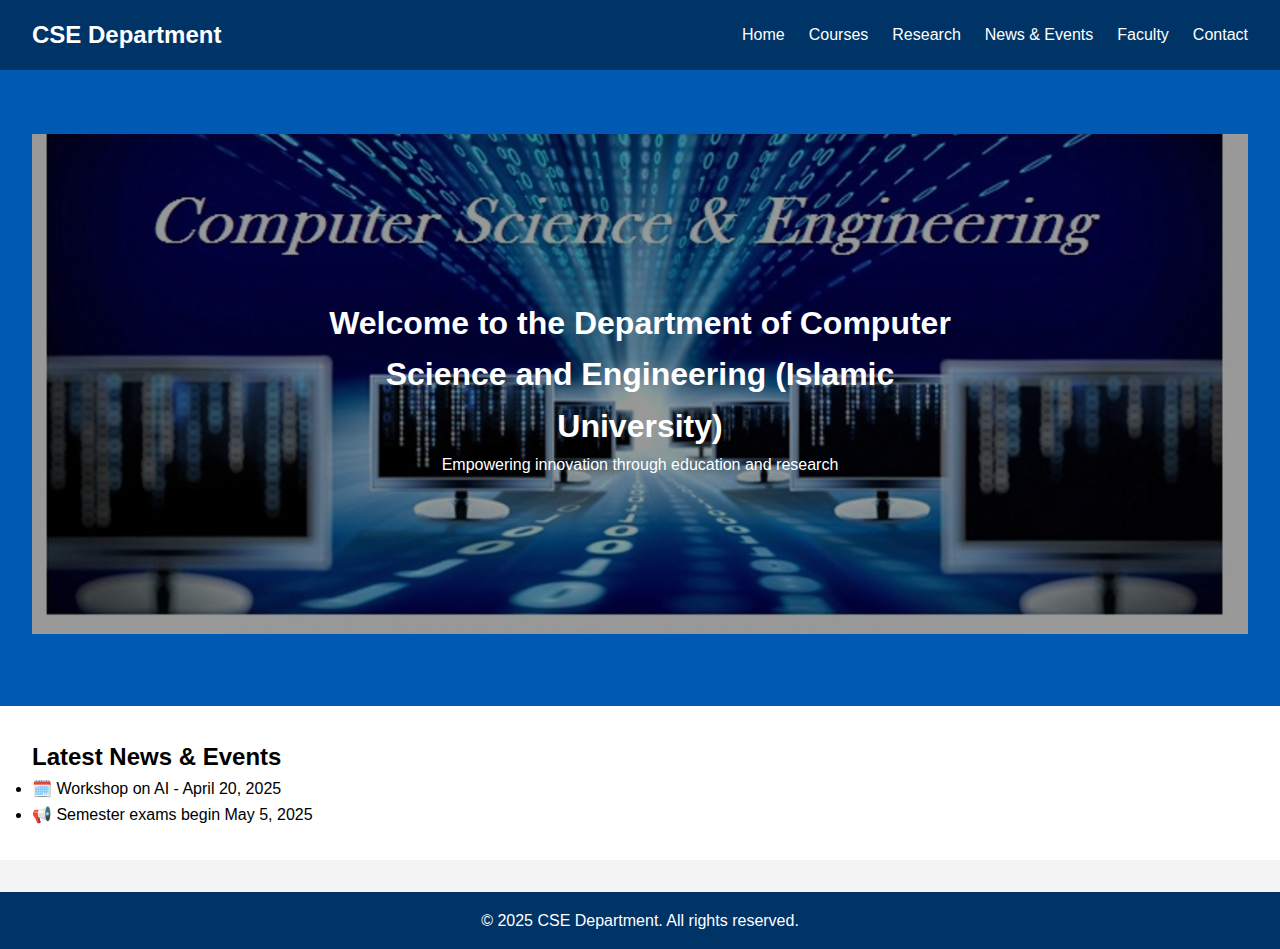
<file: index.html>
<!DOCTYPE html>
<html lang="en">
<head>
  <meta charset="UTF-8" />
  <meta name="viewport" content="width=device-width, initial-scale=1.0" />
  <title>CSE Department</title>
  <link rel="stylesheet" href="style.css" />
</head>
<body>
  <!-- Navigation Bar -->
  <header>
    <nav>
      <div class="logo">CSE Department</div>
      <ul class="nav-links">
        <li><a href="index.html">Home</a></li>
        <li><a href="courses.html">Courses</a></li>
        <li><a href="research.html">Research</a></li>
        <li><a href="news.html">News & Events</a></li>
        <li><a href="faculty.html">Faculty</a></li>
        <li><a href="contact.html">Contact</a></li>
      </ul>
    </nav>
  </header>

  <!-- Hero Banner with Image -->
  <section class="hero">
    <img src="images/cse_img.jpg" alt="CSE Department Banner" class="hero-img" />
    <div class="hero-text">
      <h1>Welcome to the Department of Computer Science and Engineering (Islamic University)</h1>
      <p>Empowering innovation through education and research</p>
    </div>
  </section>

  <!-- News Section -->
  <section class="news">
    <h2>Latest News & Events</h2>
    <ul>
      <li>🗓️ Workshop on AI - April 20, 2025</li>
      <li>📢 Semester exams begin May 5, 2025</li>
    </ul>
  </section>

  <!-- Footer -->
  <footer>
    <p>© 2025 CSE Department. All rights reserved.</p>
  </footer>
</body>
</html>
</file>
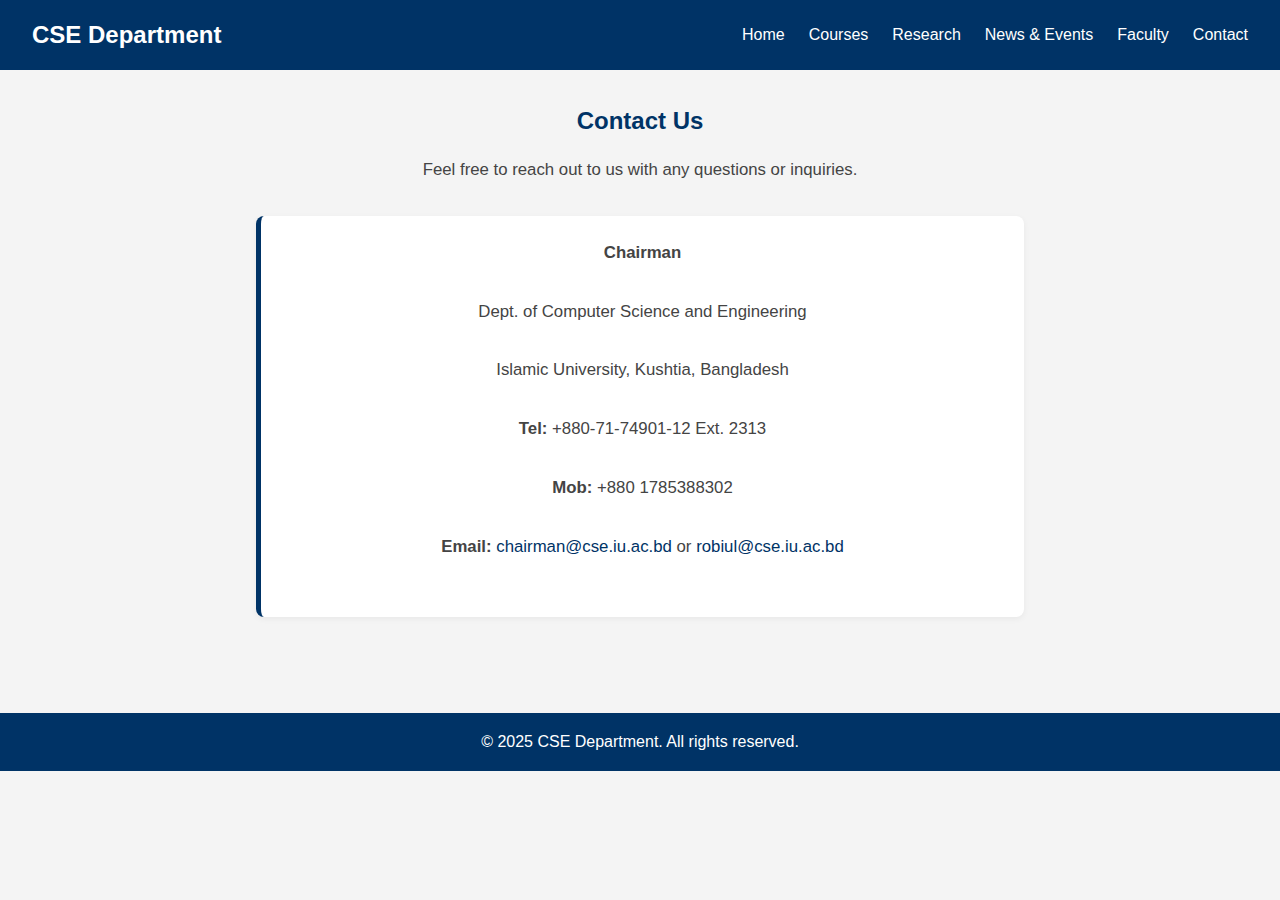
<file: contact.html>
<!DOCTYPE html>
<html lang="en">
<head>
    <meta charset="UTF-8" />
    <meta name="viewport" content="width=device-width, initial-scale=1.0" />
    <title>Contact - CSE Department</title>
    <link rel="stylesheet" href="style.css" />
</head>
<body>
    <header>
        <nav>
            <div class="logo">CSE Department</div>
            <ul class="nav-links">
                <li><a href="index.html">Home</a></li>
                <li><a href="courses.html">Courses</a></li>
                <li><a href="research.html">Research</a></li>
                <li><a href="news.html">News & Events</a></li>
                <li><a href="faculty.html">Faculty</a></li>
                <li><a href="contact.html">Contact</a></li>
            </ul>
        </nav>
    </header>

    <section class="contact-content">
        <h2>Contact Us</h2>
        <p>Feel free to reach out to us with any questions or inquiries.</p>

        <div class="contact-info">
            <p><strong>Chairman</strong></p>
            <p>Dept. of Computer Science and Engineering</p>
            <p>Islamic University, Kushtia, Bangladesh</p>
            <p><strong>Tel:</strong> +880-71-74901-12 Ext. 2313</p>
            <p><strong>Mob:</strong> +880 1785388302</p>
            <p><strong>Email:</strong> <a href="mailto:chairman@cse.iu.ac.bd">chairman@cse.iu.ac.bd</a> or <a href="mailto:robiul@cse.iu.ac.bd">robiul@cse.iu.ac.bd</a></p>
        </div>

    </section>

    <footer>
        <p>© 2025 CSE Department. All rights reserved.</p>
    </footer>
</body>
</html>
</file>
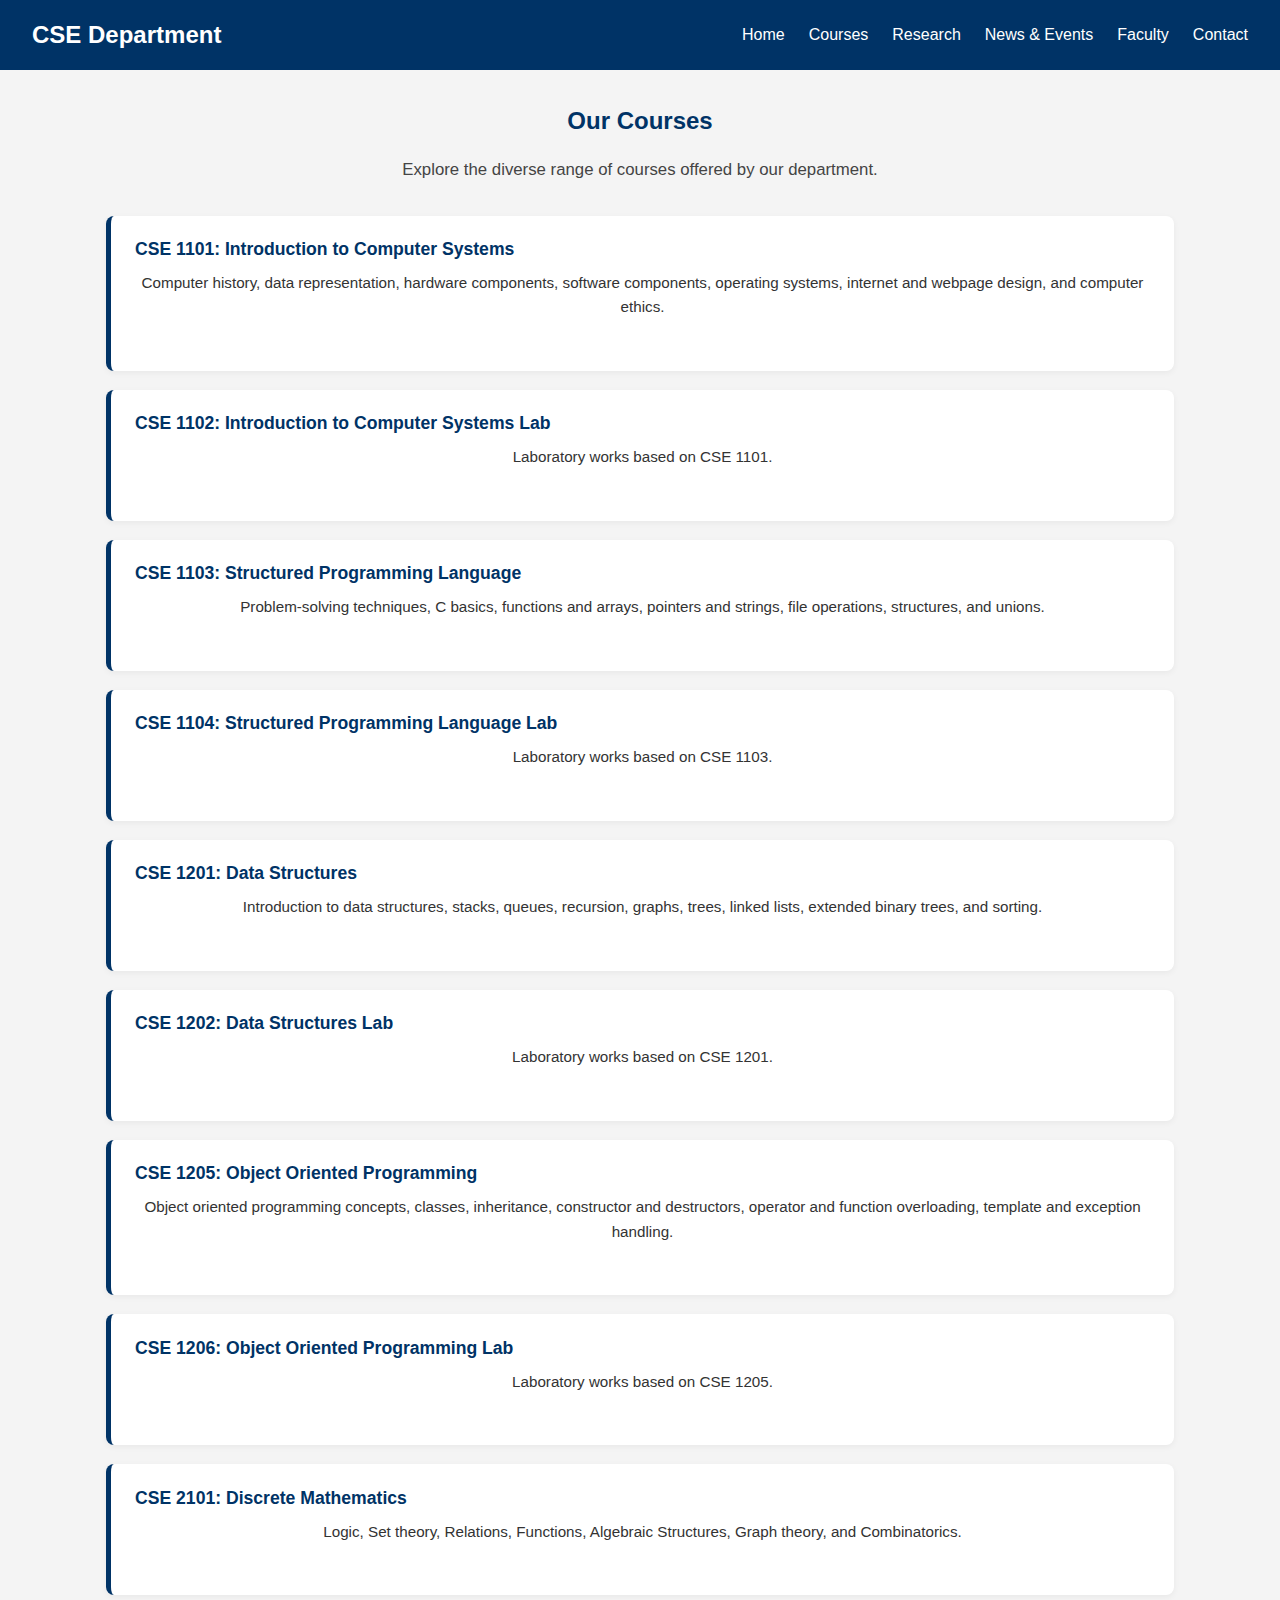
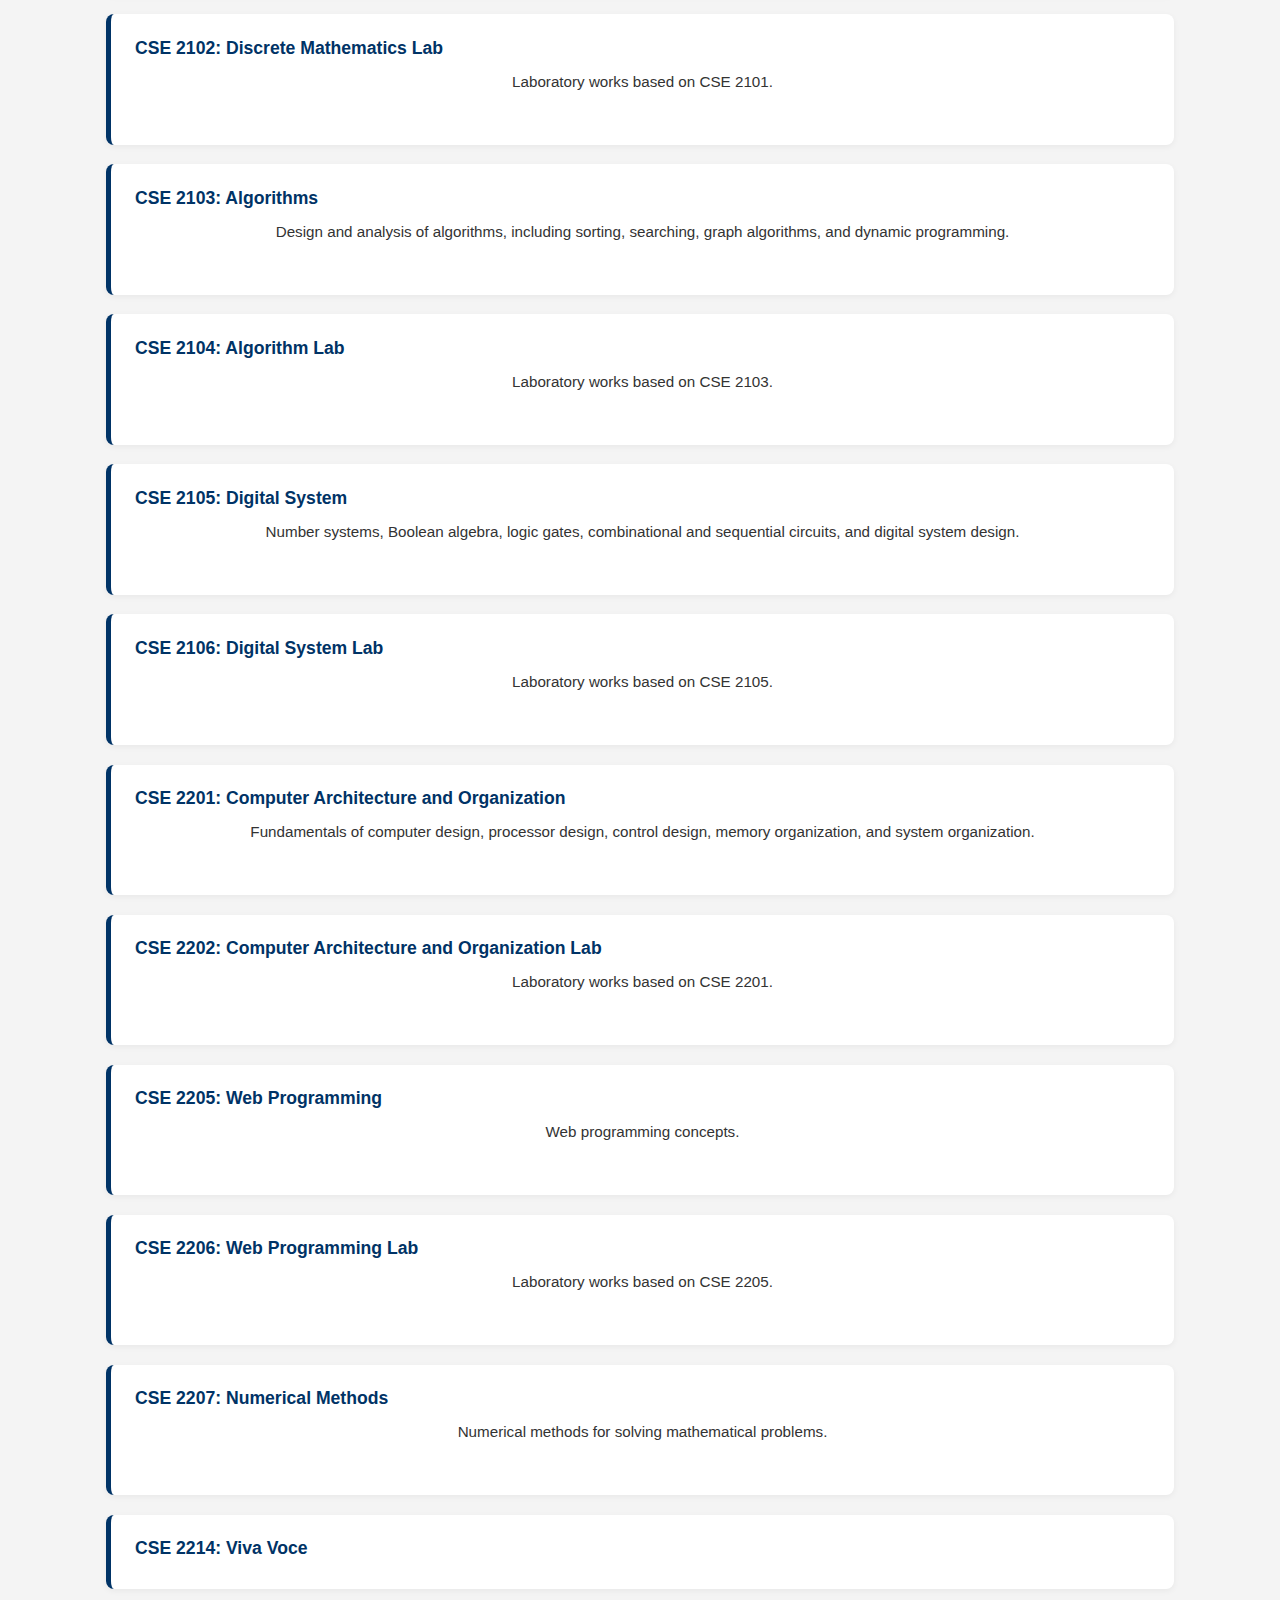
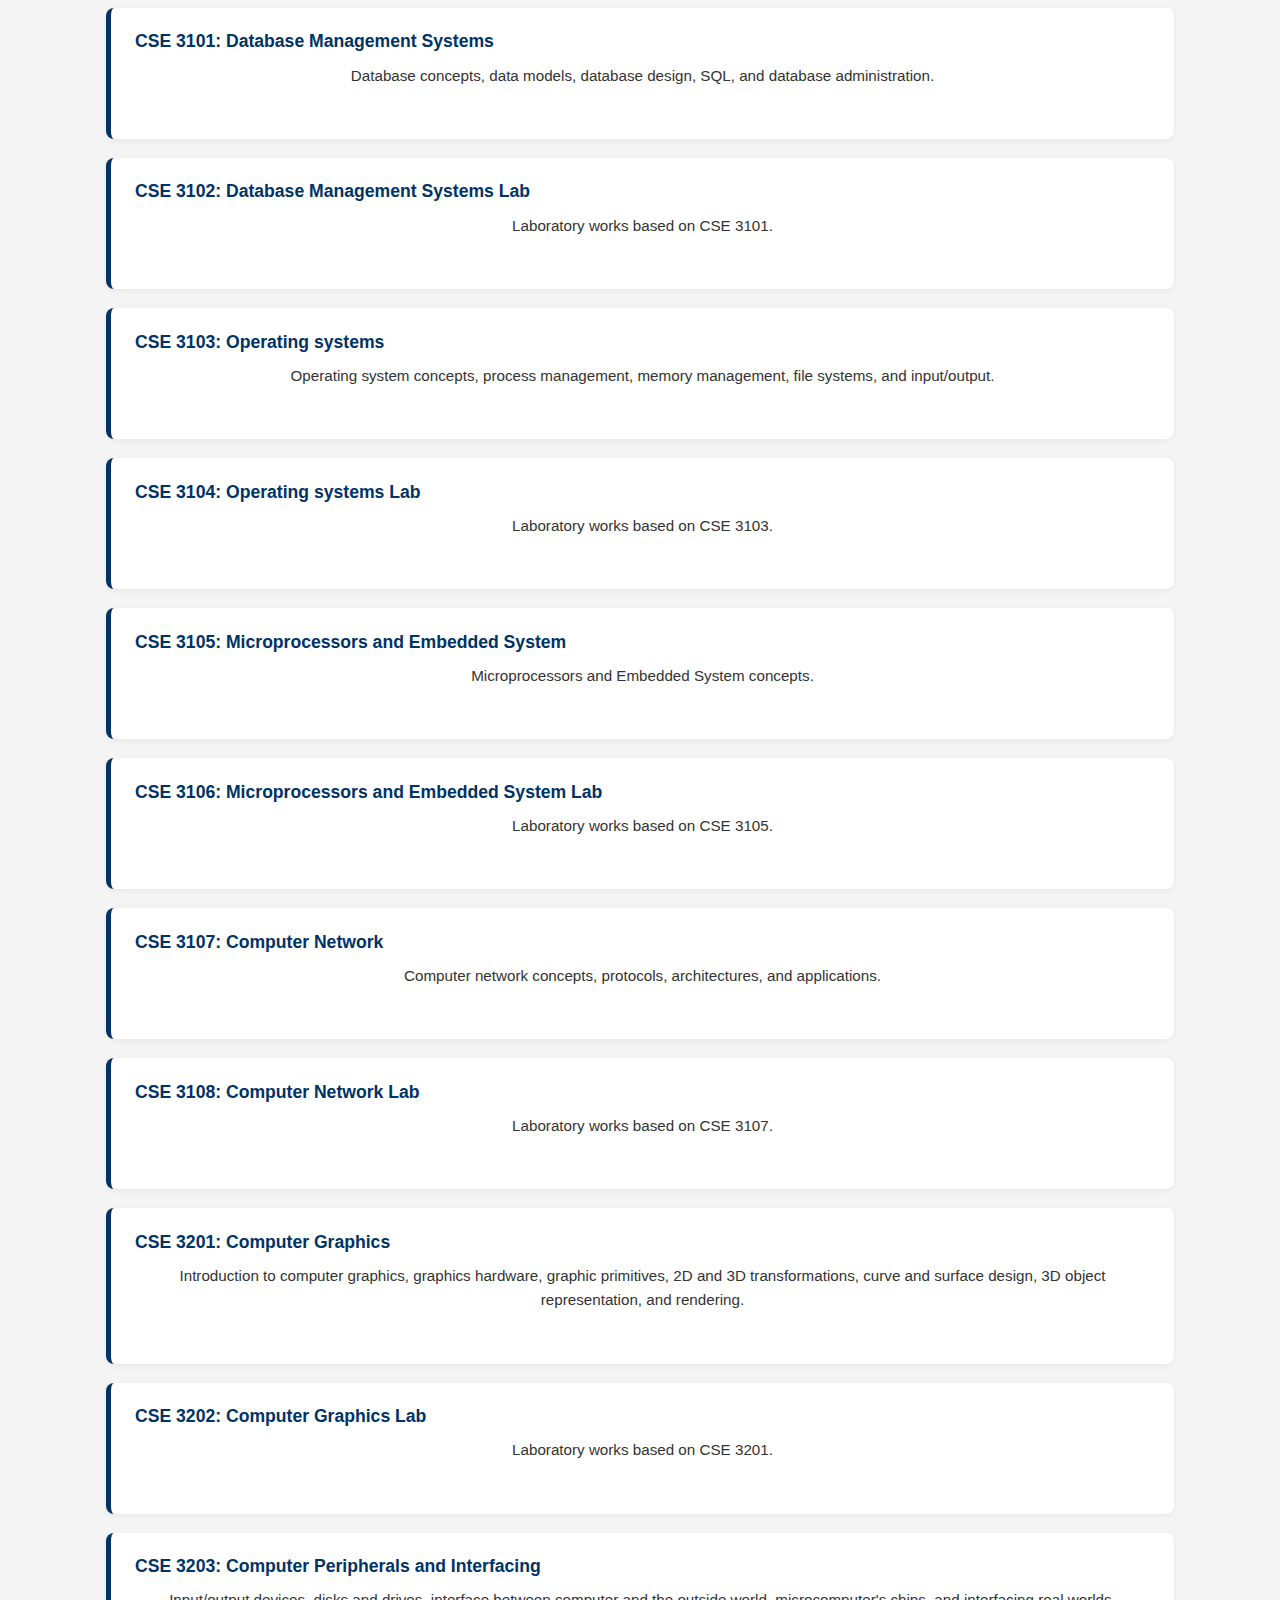
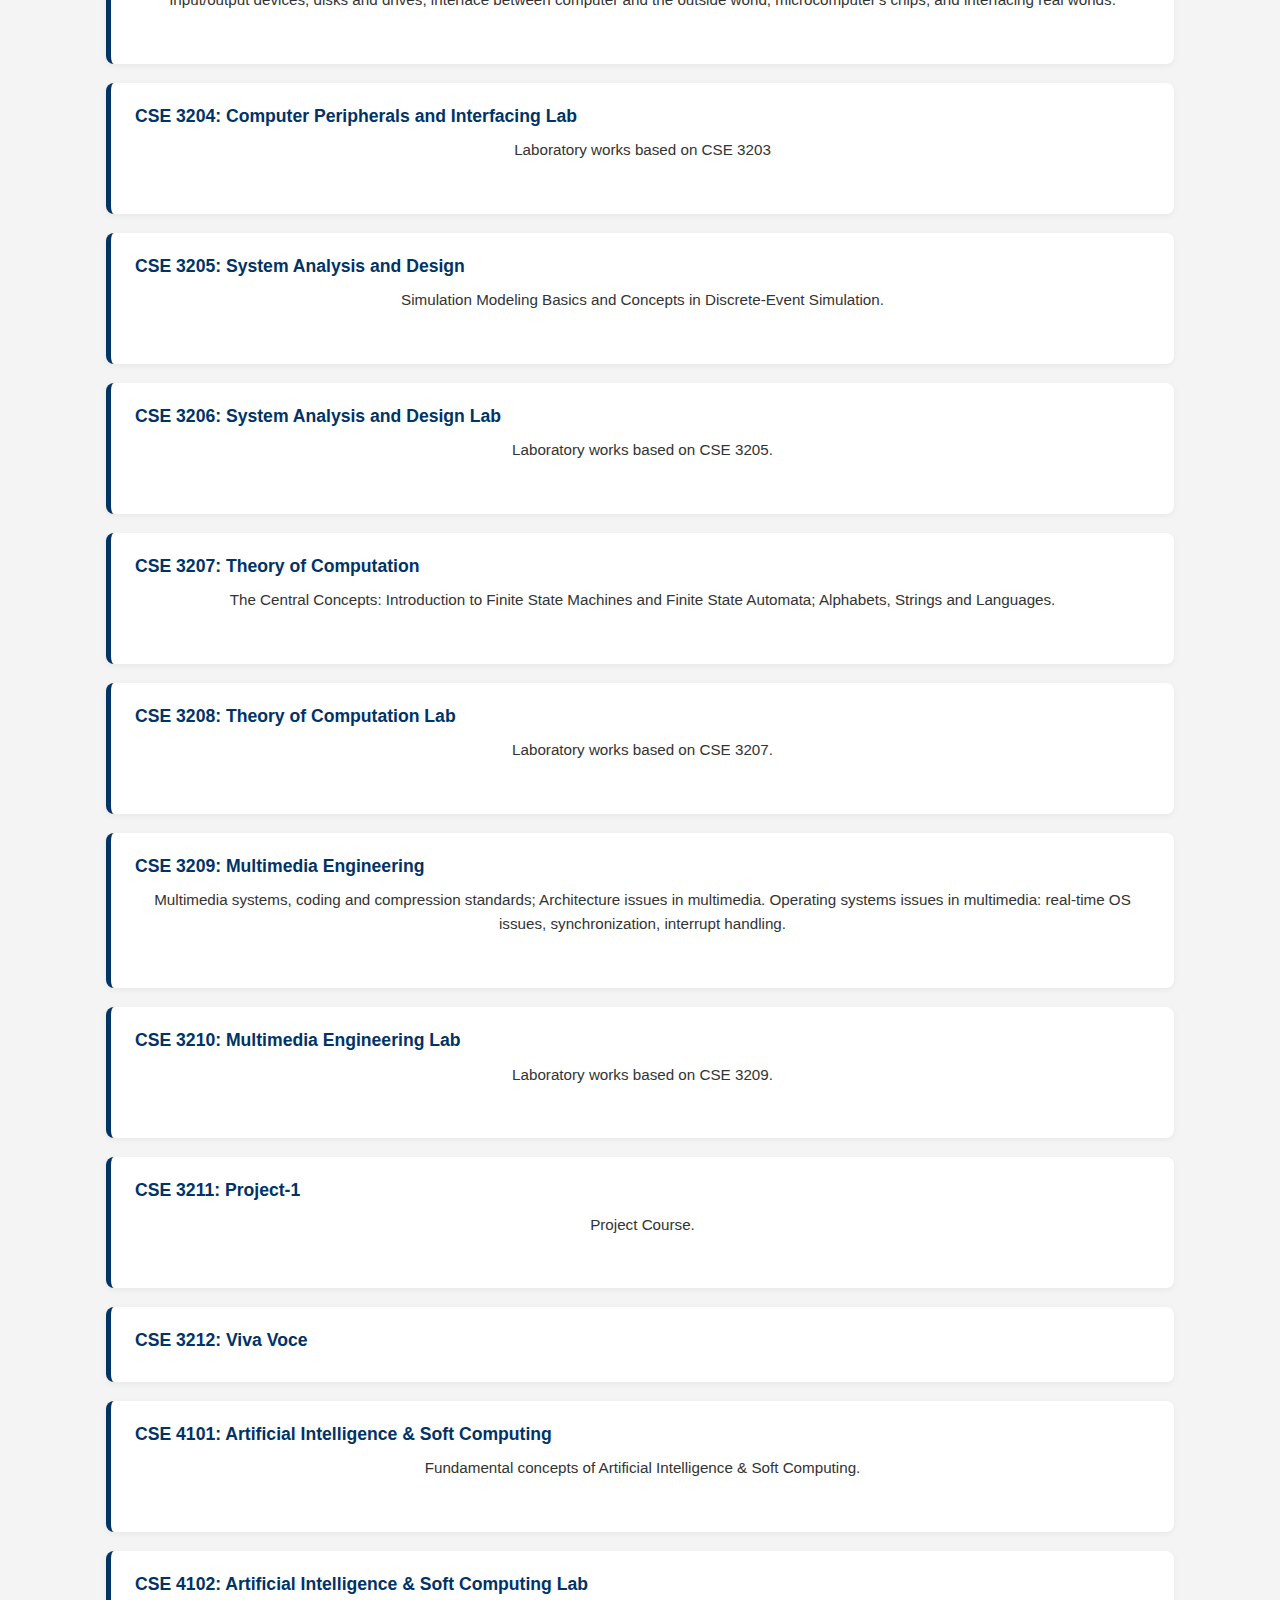
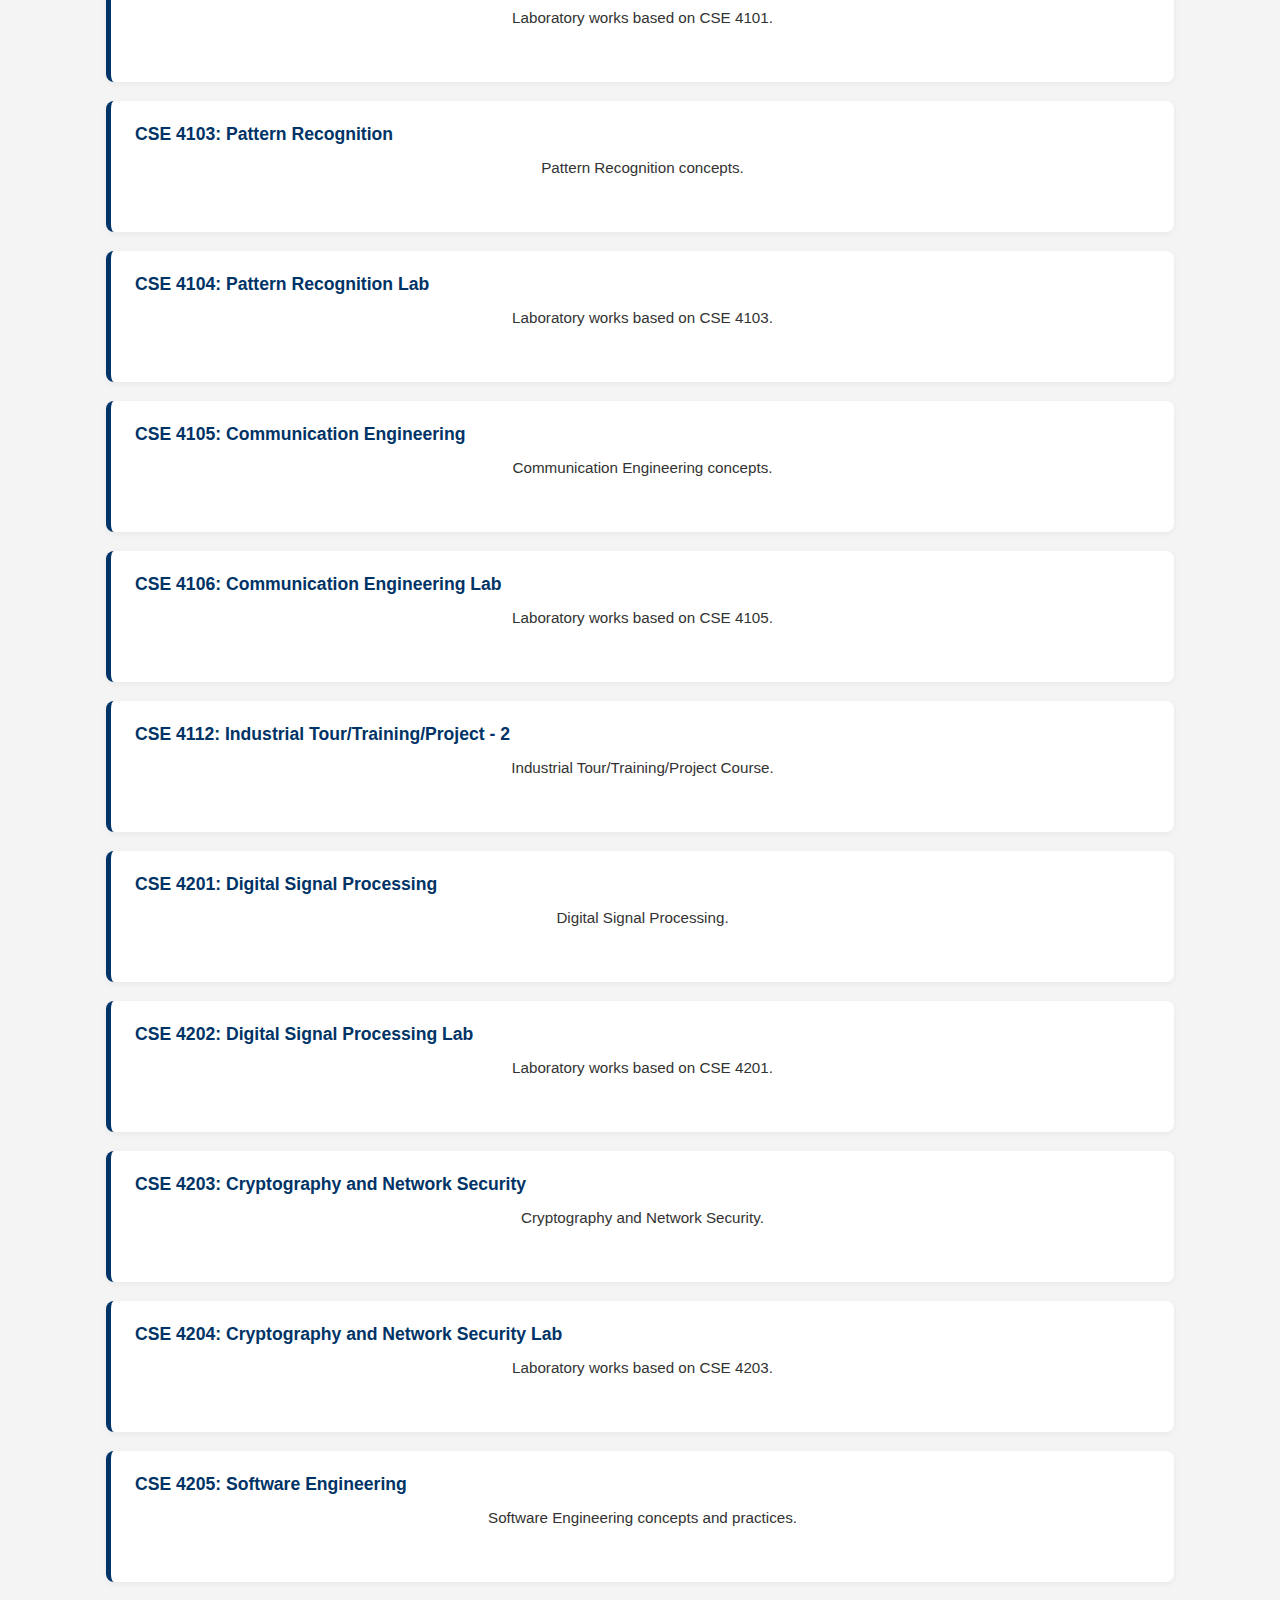
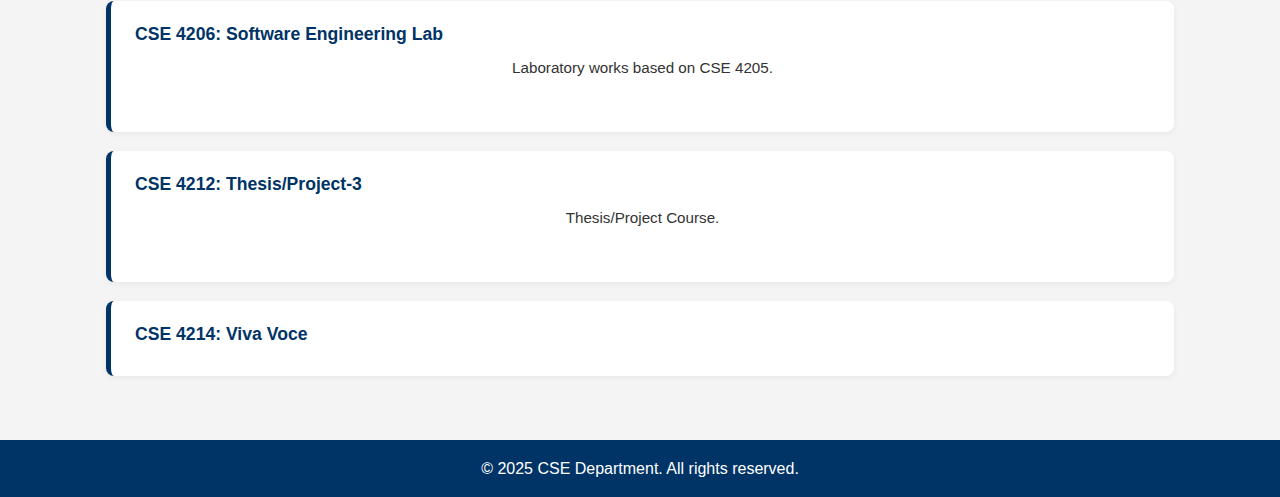
<file: courses.html>
<!DOCTYPE html>
<html lang="en">
<head>
    <meta charset="UTF-8" />
    <meta name="viewport" content="width=device-width, initial-scale=1.0" />
    <title>Courses - CSE Department</title>
    <link rel="stylesheet" href="style.css" />
</head>
<body>
    <header>
        <nav>
            <div class="logo">CSE Department</div>
            <ul class="nav-links">
                <li><a href="index.html">Home</a></li>
                <li><a href="courses.html">Courses</a></li>
                <li><a href="research.html">Research</a></li>
                <li><a href="news.html">News & Events</a></li>
                <li><a href="faculty.html">Faculty</a></li>
                <li><a href="contact.html">Contact</a></li>
            </ul>
        </nav>
    </header>

    <section class="courses-content">
        <h2>Our Courses</h2>
        <p>Explore the diverse range of courses offered by our department.</p>

        <div class="course-list">
            <div class="course-item">
                <h3>CSE 1101: Introduction to Computer Systems</h3>
                <p>Computer history, data representation, hardware components, software components, operating systems, internet and webpage design, and computer ethics.</p>
            </div>
            <div class="course-item">
                <h3>CSE 1102: Introduction to Computer Systems Lab</h3>
                <p>Laboratory works based on CSE 1101.</p>
            </div>
            <div class="course-item">
                <h3>CSE 1103: Structured Programming Language</h3>
                <p>Problem-solving techniques, C basics, functions and arrays, pointers and strings, file operations, structures, and unions.</p>
            </div>
            <div class="course-item">
                <h3>CSE 1104: Structured Programming Language Lab</h3>
                <p>Laboratory works based on CSE 1103.</p>
            </div>
            <div class="course-item">
                <h3>CSE 1201: Data Structures</h3>
                <p>Introduction to data structures, stacks, queues, recursion, graphs, trees, linked lists, extended binary trees, and sorting.</p>
            </div>
            <div class="course-item">
                 <h3>CSE 1202: Data Structures Lab</h3>
                 <p>Laboratory works based on CSE 1201.</p>
            </div>
            <div class="course-item">
                <h3>CSE 1205: Object Oriented Programming</h3>
                <p>Object oriented programming concepts, classes, inheritance, constructor and destructors, operator and function overloading, template and exception handling.</p>
            </div>
            <div class="course-item">
                <h3>CSE 1206: Object Oriented Programming Lab</h3>
                <p>Laboratory works based on CSE 1205.</p>
            </div>
            <div class="course-item">
                <h3>CSE 2101: Discrete Mathematics</h3>
                <p>Logic, Set theory, Relations, Functions, Algebraic Structures, Graph theory, and Combinatorics.
                </p>
            </div>
            <div class="course-item">
                <h3>CSE 2102: Discrete Mathematics Lab</h3>
                <p>Laboratory works based on CSE 2101.</p>
            </div>
            <div class="course-item">
                <h3>CSE 2103: Algorithms</h3>
                <p>
                    Design and analysis of algorithms, including sorting, searching, graph algorithms, and dynamic programming.
                </p>
            </div>
            <div class="course-item">
                <h3>CSE 2104: Algorithm Lab</h3>
                 <p>Laboratory works based on CSE 2103.</p>
            </div>
            <div class="course-item">
                <h3>CSE 2105: Digital System</h3>
                <p>Number systems, Boolean algebra, logic gates, combinational and sequential circuits, and digital system design.</p>
            </div>
            <div class="course-item">
                <h3>CSE 2106: Digital System Lab</h3>
                <p>Laboratory works based on CSE 2105.</p>
            </div>
            <div class="course-item">
                <h3>CSE 2201: Computer Architecture and Organization</h3>
                <p>Fundamentals of computer design, processor design, control design, memory organization, and system organization.</p>
            </div>
             <div class="course-item">
                <h3>CSE 2202: Computer Architecture and Organization Lab</h3>
                <p>Laboratory works based on CSE 2201.</p>
            </div>
            <div class="course-item">
                <h3>CSE 2205: Web Programming</h3>
                <p>Web programming concepts.</p>
            </div>
            <div class="course-item">
                <h3>CSE 2206: Web Programming Lab</h3>
                <p>Laboratory works based on CSE 2205.</p>
            </div>
            <div class="course-item">
                <h3>CSE 2207: Numerical Methods</h3>
                <p>Numerical methods for solving mathematical problems.</p>
            </div>
            <div class="course-item">
                <h3>CSE 2214: Viva Voce</h3>
            </div>
            <div class="course-item">
                <h3>CSE 3101: Database Management Systems</h3>
                <p>Database concepts, data models, database design, SQL, and database administration.</p>
            </div>
            <div class="course-item">
                <h3>CSE 3102: Database Management Systems Lab</h3>
                <p>Laboratory works based on CSE 3101.</p>
            </div>
            <div class="course-item">
                <h3>CSE 3103: Operating systems</h3>
                <p>Operating system concepts, process management, memory management, file systems, and input/output.</p>
            </div>
            <div class="course-item">
                <h3>CSE 3104: Operating systems Lab</h3>
                <p>Laboratory works based on CSE 3103.</p>
            </div>
            <div class="course-item">
                 <h3>CSE 3105: Microprocessors and Embedded System</h3>
                  <p>Microprocessors and Embedded System concepts.</p>
            </div>
            <div class="course-item">
                <h3>CSE 3106: Microprocessors and Embedded System Lab</h3>
                 <p>Laboratory works based on CSE 3105.</p>
            </div>
            <div class="course-item">
                <h3>CSE 3107: Computer Network</h3>
                <p>Computer network concepts, protocols, architectures, and applications.</p>
            </div>
            <div class="course-item">
                <h3>CSE 3108: Computer Network Lab</h3>
                <p>Laboratory works based on CSE 3107.</p>
            </div>
            <div class="course-item">
                <h3>CSE 3201: Computer Graphics</h3>
                <p>Introduction to computer graphics, graphics hardware, graphic primitives, 2D and 3D transformations, curve and surface design, 3D object representation, and rendering.</p>
            </div>
            <div class="course-item">
                <h3>CSE 3202: Computer Graphics Lab</h3>
                <p>Laboratory works based on CSE 3201.</p>
            </div>
            <div class="course-item">
                <h3>CSE 3203: Computer Peripherals and Interfacing</h3>
                <p>Input/output devices, disks and drives, interface between computer and the outside world, microcomputer's chips, and interfacing real worlds.</p>
            </div>
            <div class="course-item">
                <h3>CSE 3204: Computer Peripherals and Interfacing Lab</h3>
                <p>Laboratory works based on CSE 3203</p>
            </div>
            <div class="course-item">
                <h3>CSE 3205: System Analysis and Design</h3>
                <p>Simulation Modeling Basics and Concepts in Discrete-Event Simulation.</p>
            </div>
            <div class="course-item">
                <h3>CSE 3206: System Analysis and Design Lab</h3>
                <p>Laboratory works based on CSE 3205.</p>
            </div>
             <div class="course-item">
                <h3>CSE 3207: Theory of Computation</h3>
                <p>The Central Concepts: Introduction to Finite State Machines and Finite State Automata; Alphabets, Strings and Languages. </p>
            </div>
            <div class="course-item">
                <h3>CSE 3208: Theory of Computation Lab</h3>
                <p>Laboratory works based on CSE 3207.</p>
            </div>
            <div class="course-item">
                <h3>CSE 3209: Multimedia Engineering</h3>
                <p>Multimedia systems, coding and compression standards; Architecture issues in multimedia. Operating systems issues in multimedia: real-time OS issues, synchronization, interrupt handling.</p>
            </div>
            <div class="course-item">
                 <h3>CSE 3210: Multimedia Engineering Lab</h3>
                 <p>Laboratory works based on CSE 3209.</p>
            </div>
            <div class="course-item">
                <h3>CSE 3211: Project-1</h3>
                 <p>Project Course.</p>
            </div>
            <div class="course-item">
                <h3>CSE 3212: Viva Voce</h3>
            </div>
            <div class="course-item">
                <h3>CSE 4101: Artificial Intelligence & Soft Computing</h3>
                <p>Fundamental concepts of Artificial Intelligence & Soft Computing.</p>
            </div>
            <div class="course-item">
                <h3>CSE 4102: Artificial Intelligence & Soft Computing Lab</h3>
                <p>Laboratory works based on CSE 4101.</p>
            </div>
            <div class="course-item">
                <h3>CSE 4103: Pattern Recognition</h3>
                <p>Pattern Recognition concepts.</p>
            </div>
            <div class="course-item">
                <h3>CSE 4104: Pattern Recognition Lab</h3>
                <p>Laboratory works based on CSE 4103.</p>
            </div>
            <div class="course-item">
                <h3>CSE 4105: Communication Engineering</h3>
                <p>Communication Engineering concepts.</p>
            </div>
            <div class="course-item">
                <h3>CSE 4106: Communication Engineering Lab</h3>
                <p>Laboratory works based on CSE 4105.</p>
            </div>
            <div class="course-item">
                <h3>CSE 4112: Industrial Tour/Training/Project - 2</h3>
                <p>Industrial Tour/Training/Project Course.</p>
            </div>
            <div class="course-item">
                <h3>CSE 4201: Digital Signal Processing</h3>
                <p>Digital Signal Processing.</p>
            </div>
            <div class="course-item">
                <h3>CSE 4202: Digital Signal Processing Lab</h3>
                <p>Laboratory works based on CSE 4201.</p>
            </div>
            <div class="course-item">
                <h3>CSE 4203: Cryptography and Network Security</h3>
                <p>Cryptography and Network Security.</p>
            </div>
            <div class="course-item">
                <h3>CSE 4204: Cryptography and Network Security Lab</h3>
                <p>Laboratory works based on CSE 4203.</p>
            </div>
            <div class="course-item">
                <h3>CSE 4205: Software Engineering</h3>
                <p>Software Engineering concepts and practices.</p>
            </div>
            <div class="course-item">
                <h3>CSE 4206: Software Engineering Lab</h3>
                <p>Laboratory works based on CSE 4205.</p>
            </div>
            <div class="course-item">
                <h3>CSE 4212: Thesis/Project-3</h3>
                <p>Thesis/Project Course.</p>
            </div>
            <div class="course-item">
                <h3>CSE 4214: Viva Voce</h3>
            </div>
        </div>
    </section>

    <footer>
        <p>© 2025 CSE Department. All rights reserved.</p>
    </footer>
</body>
</html>
</file>
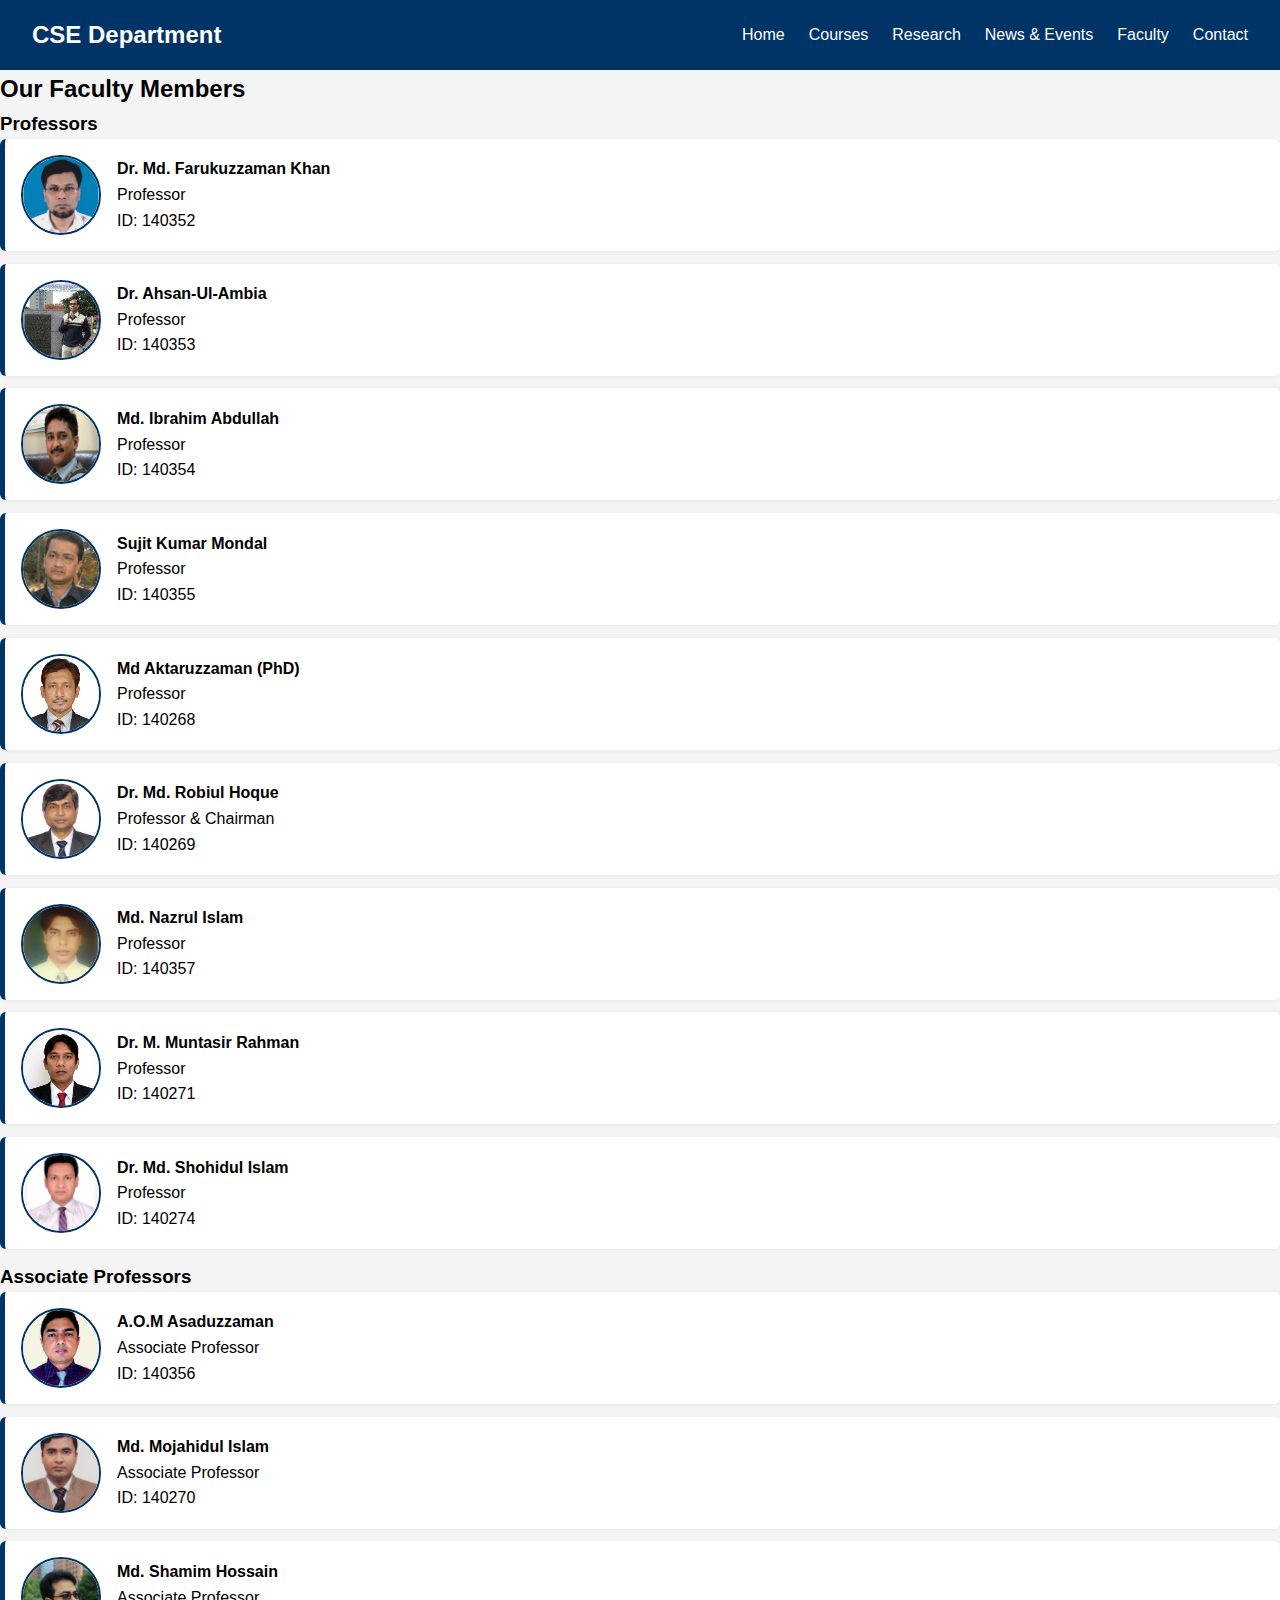
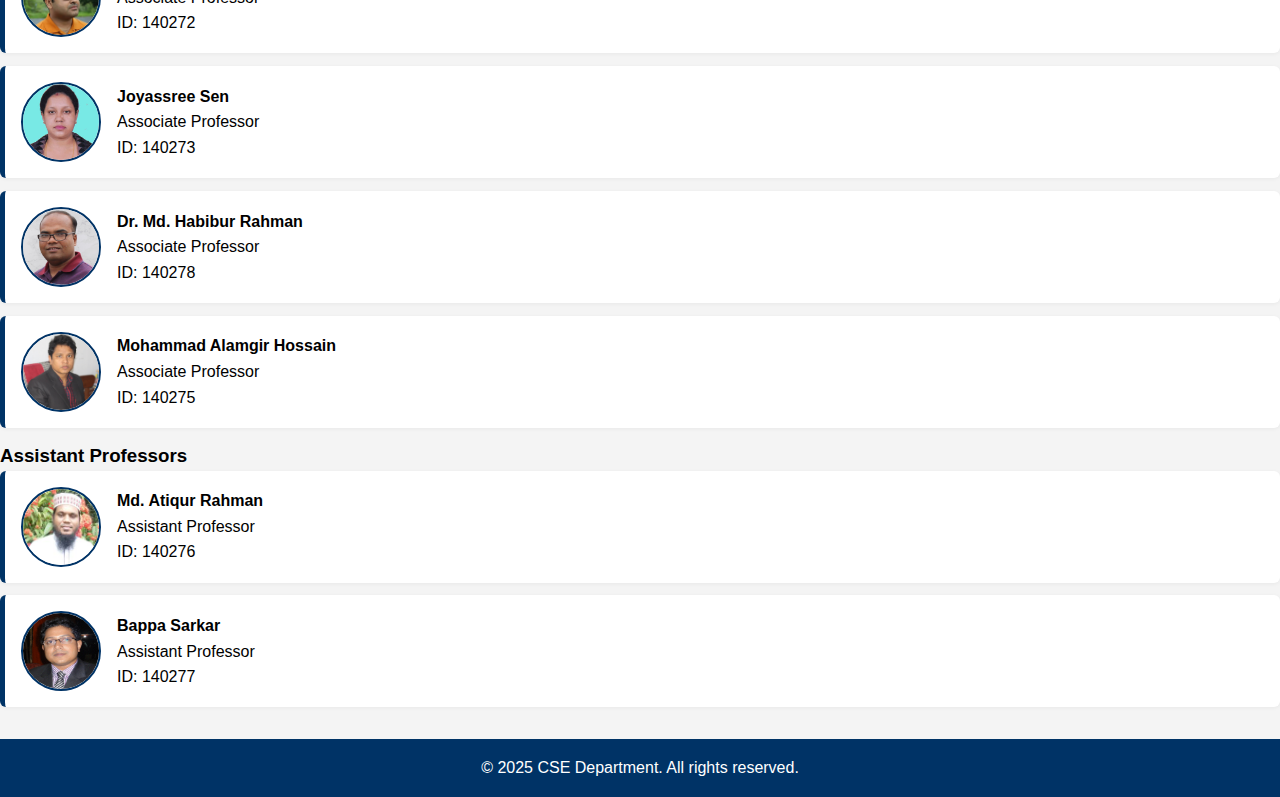
<file: faculty.html>
<!DOCTYPE html>
<html lang="en">
<head>
  <meta charset="UTF-8" />
  <meta name="viewport" content="width=device-width, initial-scale=1.0" />
  <title>Faculty - CSE Department</title>
  <link rel="stylesheet" href="style.css" />
</head>
<body>
  <!-- Navbar -->
  <header>
    <nav>
      <div class="logo">CSE Department</div>
      <ul class="nav-links">
        <li><a href="index.html">Home</a></li>
        <li><a href="courses.html">Courses</a></li>
        <li><a href="research.html">Research</a></li>
        <li><a href="news.html">News & Events</a></li>
        <li><a href="faculty.html" class="active">Faculty</a></li>
        <li><a href="contact.html">Contact</a></li>
      </ul>
    </nav>
  </header>

  <!-- Faculty Section -->
  <section class="faculty-content">
    <h2>Our Faculty Members</h2>

    <div class="faculty-list">

      <!-- Professors -->
      <h3>Professors</h3>

      <div class="faculty-member">
        <img src="images/faruk.jpg" alt="Dr. Md. Farukuzzaman Khan">
        <div><strong>Dr. Md. Farukuzzaman Khan</strong><br>Professor<br>ID: 140352</div>
      </div>

      <div class="faculty-member">
        <img src="images/ambia.jpg" alt="Dr. Ahsan-Ul-Ambia">
        <div><strong>Dr. Ahsan-Ul-Ambia</strong><br>Professor<br>ID: 140353</div>
      </div>

      <div class="faculty-member">
        <img src="images/sijar.jpg" alt="Md. Ibrahim Abdullah">
        <div><strong>Md. Ibrahim Abdullah</strong><br>Professor<br>ID: 140354</div>
      </div>

      <div class="faculty-member">
        <img src="images/sujit.jpg" alt="Sujit Kumar Mondal">
        <div><strong>Sujit Kumar Mondal</strong><br>Professor<br>ID: 140355</div>
      </div>

      <div class="faculty-member">
        <img src="images/babu.jpg" alt="Md Aktaruzzaman">
        <div><strong>Md Aktaruzzaman (PhD)</strong><br>Professor<br>ID: 140268</div>
      </div>

      <div class="faculty-member">
        <img src="images/robiul.jpg" alt="Dr. Md. Robiul Hoque">
        <div><strong>Dr. Md. Robiul Hoque</strong><br>Professor & Chairman<br>ID: 140269</div>
      </div>

      <div class="faculty-member">
        <img src="images/nazrul.jpg" alt="Md. Nazrul Islam">
        <div><strong>Md. Nazrul Islam</strong><br>Professor<br>ID: 140357</div>
      </div>

      <div class="faculty-member">
        <img src="images/muntasir.jpg" alt="Dr. M. Muntasir Rahman">
        <div><strong>Dr. M. Muntasir Rahman</strong><br>Professor<br>ID: 140271</div>
      </div>

      <div class="faculty-member">
        <img src="images/shohidul.jpg" alt="Dr. Md. Shohidul Islam">
        <div><strong>Dr. Md. Shohidul Islam</strong><br>Professor<br>ID: 140274</div>
      </div>

      <!-- Associate Professors -->
      <h3>Associate Professors</h3>

      <div class="faculty-member">
        <img src="images/asad.jpg" alt="A.O.M Asaduzzaman">
        <div><strong>A.O.M Asaduzzaman</strong><br>Associate Professor<br>ID: 140356</div>
      </div>

      <div class="faculty-member">
        <img src="images/mujahid.jpg" alt="Md. Mojahidul Islam">
        <div><strong>Md. Mojahidul Islam</strong><br>Associate Professor<br>ID: 140270</div>
      </div>

      <div class="faculty-member">
        <img src="images/shamim.jpg" alt="Md. Shamim Hossain">
        <div><strong>Md. Shamim Hossain</strong><br>Associate Professor<br>ID: 140272</div>
      </div>

      <div class="faculty-member">
        <img src="images/joyassre.jpg" alt="Joyassree Sen">
        <div><strong>Joyassree Sen</strong><br>Associate Professor<br>ID: 140273</div>
      </div>

      <div class="faculty-member">
        <img src="images/habib.png" alt="Dr. Md. Habibur Rahman">
        <div><strong>Dr. Md. Habibur Rahman</strong><br>Associate Professor<br>ID: 140278</div>
      </div>

      <div class="faculty-member">
        <img src="images/alamgir.jpg" alt="Mohammad Alamgir Hossain">
        <div><strong>Mohammad Alamgir Hossain</strong><br>Associate Professor<br>ID: 140275</div>
      </div>

      <!-- Assistant Professors -->
      <h3>Assistant Professors</h3>

      <div class="faculty-member">
        <img src="images/atik.jpg" alt="Md. Atiqur Rahman">
        <div><strong>Md. Atiqur Rahman</strong><br>Assistant Professor<br>ID: 140276</div>
      </div>

      <div class="faculty-member">
        <img src="images/bappa.gif" alt="Bappa Sarkar">
        <div><strong>Bappa Sarkar</strong><br>Assistant Professor<br>ID: 140277</div>
      </div>

    </div>
  </section>

  <!-- Footer -->
  <footer>
    <p>© 2025 CSE Department. All rights reserved.</p>
  </footer>

</body>
</html>
</file>
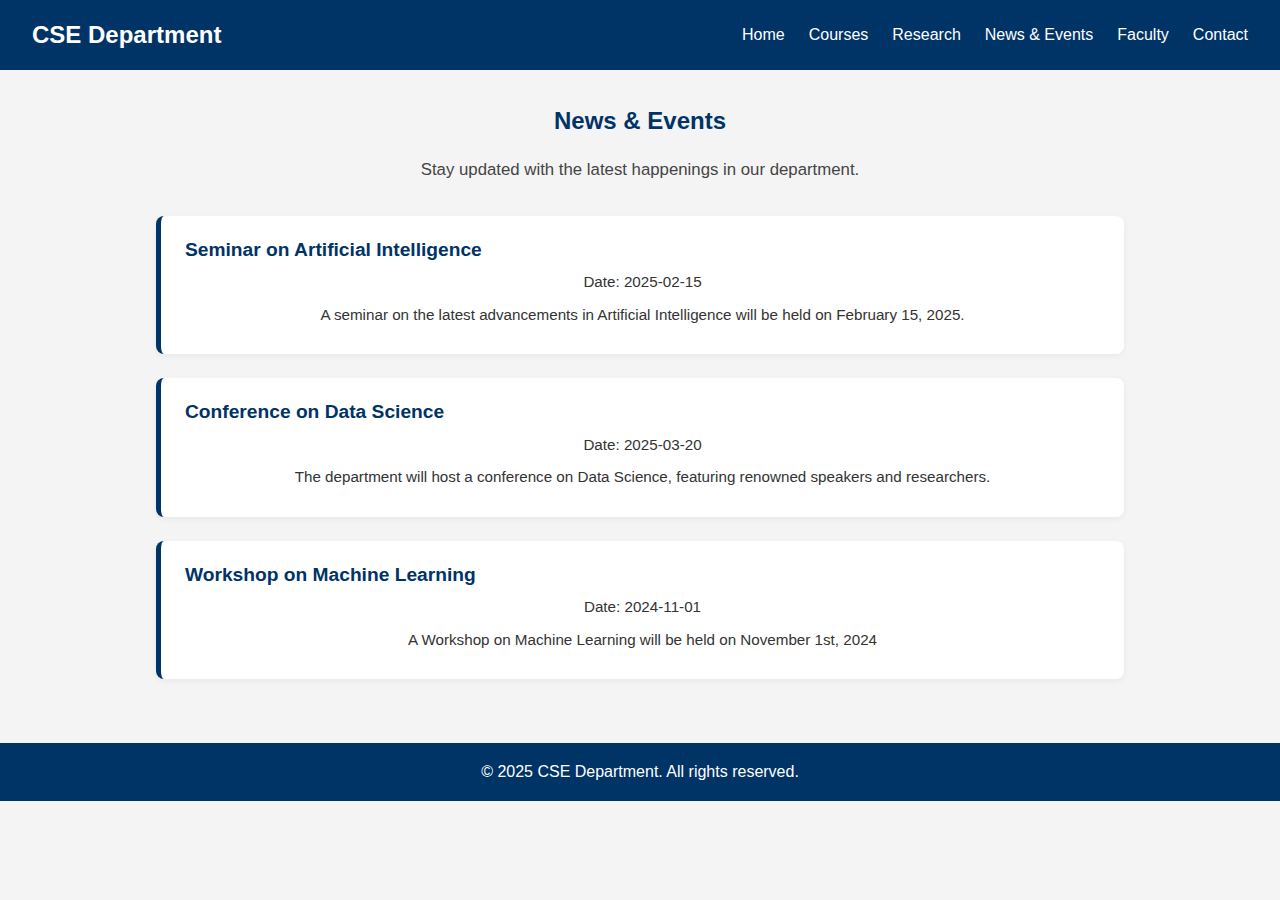
<file: news.html>
<!DOCTYPE html>
<html lang="en">
<head>
    <meta charset="UTF-8" />
    <meta name="viewport" content="width=device-width, initial-scale=1.0" />
    <title>News & Events - CSE Department</title>
    <link rel="stylesheet" href="style.css" />
</head>
<body>
    <header>
        <nav>
            <div class="logo">CSE Department</div>
            <ul class="nav-links">
                <li><a href="index.html">Home</a></li>
                <li><a href="courses.html">Courses</a></li>
                <li><a href="research.html">Research</a></li>
                <li><a href="news.html">News & Events</a></li>
                <li><a href="faculty.html">Faculty</a></li>
                <li><a href="contact.html">Contact</a></li>
            </ul>
        </nav>
    </header>

    <section class="news-events-content">
        <h2>News & Events</h2>
        <p>Stay updated with the latest happenings in our department.</p>

        <div class="news-list">
            <div class="news-item">
                <h3>Seminar on Artificial Intelligence</h3>
                <p>Date: 2025-02-15</p>
                <p>
                    A seminar on the latest advancements in Artificial Intelligence will be held on February 15, 2025.
                </p>
            </div>
            <div class="news-item">
                <h3>Conference on Data Science</h3>
                <p>Date: 2025-03-20</p>
                <p>
                    The department will host a conference on Data Science, featuring renowned speakers and researchers.
                </p>
            </div>
             <div class="news-item">
                <h3>Workshop on Machine Learning</h3>
                <p>Date: 2024-11-01</p>
                <p>
                    A Workshop on Machine Learning will be held on November 1st, 2024
                </p>
            </div>
        </div>
    </section>

    <footer>
        <p>© 2025 CSE Department. All rights reserved.</p>
    </footer>
</body>
</html>
</file>
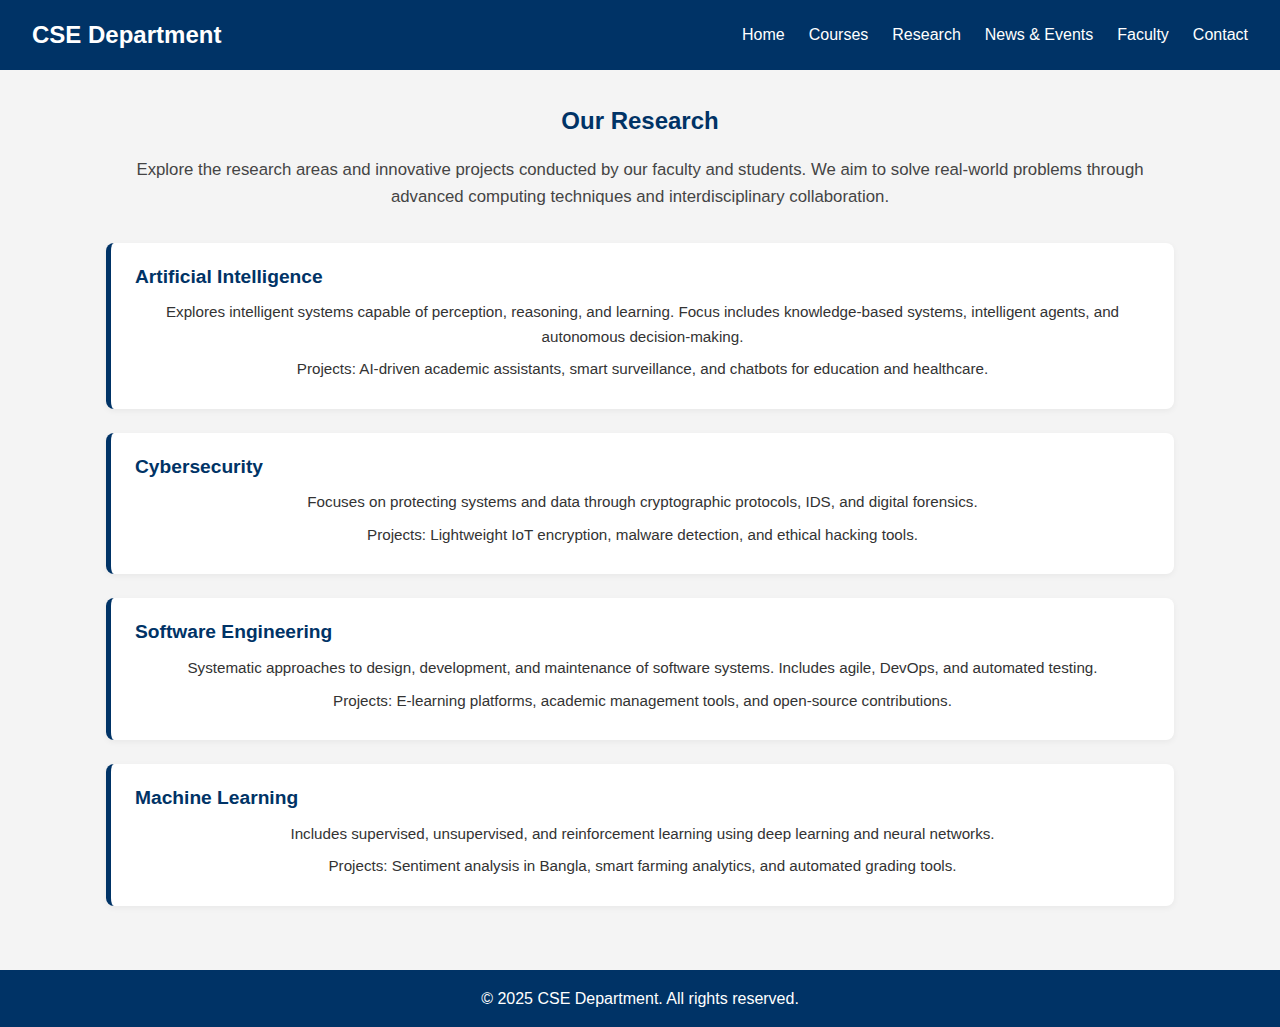
<file: research.html>
<!DOCTYPE html>
<html lang="en">
<head>
  <meta charset="UTF-8" />
  <meta name="viewport" content="width=device-width, initial-scale=1.0" />
  <title>Research - CSE Department</title>
  <link rel="stylesheet" href="style.css" />
</head>
<body>
  <header>
    <nav>
      <div class="logo">CSE Department</div>
      <ul class="nav-links">
        <li><a href="index.html">Home</a></li>
        <li><a href="courses.html">Courses</a></li>
        <li><a href="research.html" class="active">Research</a></li>
        <li><a href="news.html">News & Events</a></li>
        <li><a href="faculty.html">Faculty</a></li>
        <li><a href="contact.html">Contact</a></li>
      </ul>
    </nav>
  </header>

  <section class="research-content">
    <h2>Our Research</h2>
    <p>Explore the research areas and innovative projects conducted by our faculty and students. We aim to solve real-world problems through advanced computing techniques and interdisciplinary collaboration.</p>

    <div class="research-areas">
      <div class="research-area">
        <h3>Artificial Intelligence</h3>
        <p>Explores intelligent systems capable of perception, reasoning, and learning. Focus includes knowledge-based systems, intelligent agents, and autonomous decision-making.</p>
        <p>Projects: AI-driven academic assistants, smart surveillance, and chatbots for education and healthcare.</p>
      </div>

      <div class="research-area">
        <h3>Cybersecurity</h3>
        <p>Focuses on protecting systems and data through cryptographic protocols, IDS, and digital forensics.</p>
        <p>Projects: Lightweight IoT encryption, malware detection, and ethical hacking tools.</p>
      </div>

      <div class="research-area">
        <h3>Software Engineering</h3>
        <p>Systematic approaches to design, development, and maintenance of software systems. Includes agile, DevOps, and automated testing.</p>
        <p>Projects: E-learning platforms, academic management tools, and open-source contributions.</p>
      </div>

      <div class="research-area">
        <h3>Machine Learning</h3>
        <p>Includes supervised, unsupervised, and reinforcement learning using deep learning and neural networks.</p>
        <p>Projects: Sentiment analysis in Bangla, smart farming analytics, and automated grading tools.</p>
      </div>
    </div>
  </section>

  <footer>
    <p>© 2025 CSE Department. All rights reserved.</p>
  </footer>
</body>
</html>
</file>
<file: style.css>
* {
    margin: 0;
    padding: 0;
    box-sizing: border-box;
    font-family: sans-serif;
  }
  
  body {
    line-height: 1.6;
    background-color: #f4f4f4;
  }
  
  nav {
    background-color: #003366;
    color: #fff;
    padding: 1rem 2rem;
    display: flex;
    justify-content: space-between;
    align-items: center;
  }
  
  .logo {
    font-size: 1.5rem;
    font-weight: bold;
  }
  
  .nav-links {
    list-style: none;
    display: flex;
    gap: 1.5rem;
  }
  
  .nav-links a {
    color: #fff;
    text-decoration: none;
  }
  
  .hero {
    background: #0059b3;
    color: white;
    padding: 4rem 2rem;
    text-align: center;
  }
  
  .news {
    padding: 2rem;
    background-color: #fff;
  }

  .hero {
    position: relative;
    text-align: center;
    color: white;
  }
  
  .hero-img {
    width: 100%;
    max-height: 500px;
    object-fit: cover;
    filter: brightness(0.6); /* makes text more visible */
  }
  
  .hero-text {
    position: absolute;
    top: 50%;
    left: 50%;
    transform: translate(-50%, -50%);
  }
  
  
  footer {
    background-color: #003366;
    color: white;
    text-align: center;
    padding: 1rem;
    margin-top: 2rem;
  }

  .courses-content {
    max-width: 1100px;
    margin: auto;
    padding: 2rem 1rem;
  }
  
  .courses-content h2 {
    text-align: center;
    color: #003366;
    margin-bottom: 1rem;
  }
  
  .courses-content p {
    text-align: center;
    margin-bottom: 2rem;
    color: #444;
    font-size: 1.05rem;
  }
  
  .course-list {
    display: flex;
    flex-direction: column;
    gap: 1.2rem;
  }
  
  .course-item {
    background-color: #ffffff;
    border-left: 5px solid #003366;
    padding: 1.2rem 1.5rem;
    border-radius: 8px;
    box-shadow: 0 2px 6px rgba(0, 0, 0, 0.05);
  }
  
  .course-item h3 {
    color: #003366;
    margin-bottom: 0.5rem;
    font-size: 1.1rem;
  }
  
  .course-item p {
    font-size: 0.95rem;
    color: #333;
  }

  .research-content {
    max-width: 1100px;
    margin: auto;
    padding: 2rem 1rem;
  }
  
  .research-content h2 {
    text-align: center;
    color: #003366;
    margin-bottom: 1rem;
  }
  
  .research-content p {
    text-align: center;
    margin-bottom: 2rem;
    color: #444;
    font-size: 1.05rem;
  }
  
  .research-areas {
    display: flex;
    flex-direction: column;
    gap: 1.5rem;
  }
  
  .research-area {
    background-color: #ffffff;
    border-left: 5px solid #003366;
    padding: 1.2rem 1.5rem;
    border-radius: 8px;
    box-shadow: 0 2px 6px rgba(0, 0, 0, 0.05);
  }
  
  .research-area h3 {
    color: #003366;
    margin-bottom: 0.5rem;
    font-size: 1.2rem;
  }
  
  .research-area p {
    font-size: 0.95rem;
    color: #333;
    margin-bottom: 0.5rem;
  }

  .news-events-content {
    max-width: 1000px;
    margin: auto;
    padding: 2rem 1rem;
  }
  
  .news-events-content h2 {
    text-align: center;
    color: #003366;
    margin-bottom: 1rem;
  }
  
  .news-events-content p {
    text-align: center;
    margin-bottom: 2rem;
    color: #444;
    font-size: 1.05rem;
  }
  
  .news-list {
    display: flex;
    flex-direction: column;
    gap: 1.5rem;
  }
  
  .news-item {
    background-color: #ffffff;
    border-left: 5px solid #003366;
    padding: 1.2rem 1.5rem;
    border-radius: 8px;
    box-shadow: 0 2px 6px rgba(0, 0, 0, 0.05);
  }
  
  .news-item h3 {
    color: #003366;
    margin-bottom: 0.3rem;
    font-size: 1.2rem;
  }
  
  .news-item p {
    color: #333;
    font-size: 0.95rem;
    margin-bottom: 0.5rem;
  }

  .contact-content {
    max-width: 800px;
    margin: auto;
    padding: 2rem 1rem;
  }
  
  .contact-content h2 {
    text-align: center;
    color: #003366;
    margin-bottom: 1rem;
  }
  
  .contact-content p {
    text-align: center;
    color: #444;
    margin-bottom: 2rem;
    font-size: 1.05rem;
  }
  
  .contact-info {
    background-color: #ffffff;
    padding: 1.5rem;
    border-left: 5px solid #003366;
    border-radius: 8px;
    margin-bottom: 2rem;
    box-shadow: 0 2px 6px rgba(0, 0, 0, 0.05);
    font-size: 0.95rem;
    color: #333;
  }
  
  .contact-info a {
    color: #003366;
    text-decoration: none;
  }
  
  .contact-info a:hover {
    text-decoration: underline;
  }
  
  .contact-form {
    display: flex;
    flex-direction: column;
    gap: 1rem;
    background-color: #ffffff;
    padding: 1.5rem;
    border-radius: 8px;
    box-shadow: 0 2px 6px rgba(0, 0, 0, 0.05);
  }
  
  .contact-form input,
  .contact-form textarea {
    padding: 0.8rem 1rem;
    border: 1px solid #ccc;
    border-radius: 5px;
    font-size: 0.95rem;
    width: 100%;
  }
  
  .contact-form textarea {
    resize: vertical;
    min-height: 120px;
  }
  
  .contact-form button {
    background-color: #003366;
    color: white;
    border: none;
    padding: 0.8rem;
    border-radius: 5px;
    cursor: pointer;
    font-size: 1rem;
    transition: background-color 0.3s ease;
  }
  
  .contact-form button:hover {
    background-color: #0059b3;
  }

  .nav-links a {
    color: #fff;
    text-decoration: none;
  }
  .nav-links a:hover {
    color: #ffcc00; /* or any color you prefer */
  }

  .faculty-member {
    display: flex;
    align-items: center;
    gap: 1rem;
    background-color: #fff;
    padding: 1rem;
    margin-bottom: 0.8rem;
    border-left: 5px solid #003366;
    border-radius: 6px;
    box-shadow: 0 1px 4px rgba(0,0,0,0.05);
  }
  
  .faculty-member img {
    width: 80px;
    height: 80px;
    object-fit: cover;
    border-radius: 50%;
    border: 2px solid #003366;
  }
</file>
